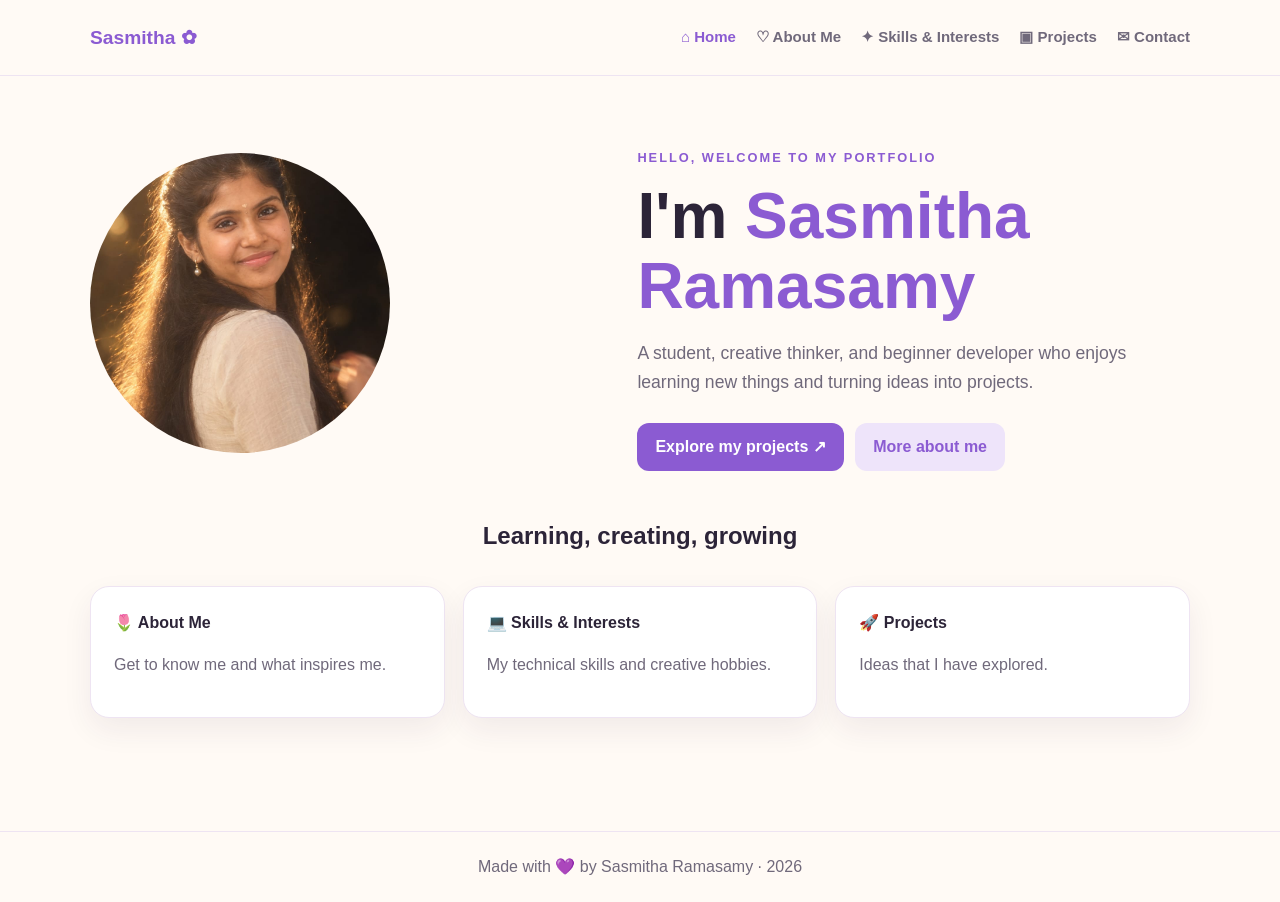
<file: index.html>
<!DOCTYPE html>
<html lang="en">
  <head>
    <meta charset="utf-8">
    <meta name="viewport" content="width=device-width, initial-scale=1">
    <title>Home | Sasmitha Ramasamy</title>
    <link rel="stylesheet" href="./style.css">
  </head>
  <body data-page="home">
    
    <header class="header">
      <div class="nav">
        <a class="brand" href="index.html">Sasmitha ✿</a>
        <button class="menu" aria-expanded="false">☰ Menu</button>
        <nav class="links">
          <a data-page="home" href="index.html">⌂ Home</a>
          <a data-page="about" href="about.html">♡ About Me</a>
          <a data-page="skills" href="skills.html">✦ Skills &amp; Interests</a>
          <a data-page="projects" href="projects.html">▣ Projects</a>
          <a data-page="contact" href="contact.html">✉ Contact</a>
        </nav>
      </div>
    </header>

    <main class="wrap">
      <section class="hero">
        <div class="photo">
          <img src="./my-photo.jpg.jpeg" alt="Sasmitha" class="profile-photo" >
          <small>creative mind · curious heart</small>
        </div>
        <div>
          <p class="eyebrow">HELLO, WELCOME TO MY PORTFOLIO</p>
          <h1>I'm <span>Sasmitha<br>Ramasamy</span></h1>
          <p class="lead">A student, creative thinker, and beginner developer who enjoys learning new things and turning ideas into projects.</p>
          <a class="btn" href="projects.html">Explore my projects ↗</a>
          <a class="btn light" href="about.html">More about me</a>
        </div>
      </section>

      <section>
        <h2 class="center">Learning, creating, growing</h2>
        <div class="grid">
          <a class="card" href="about.html">
            <b>🌷 About Me</b>
            <p>Get to know me and what inspires me.</p>
          </a>
          <a class="card" href="skills.html">
            <b>💻 Skills &amp; Interests</b>
            <p>My technical skills and creative hobbies.</p>
          </a>
          <a class="card" href="projects.html">
            <b>🚀 Projects</b>
            <p>Ideas that I have explored.</p>
          </a>
        </div>
      </section>
    </main>

    <footer>
      Made with 💜 by Sasmitha Ramasamy · <span id="year"></span>
    </footer>

    <script src="./script.js"></script>
  </body>
</html>
</file>
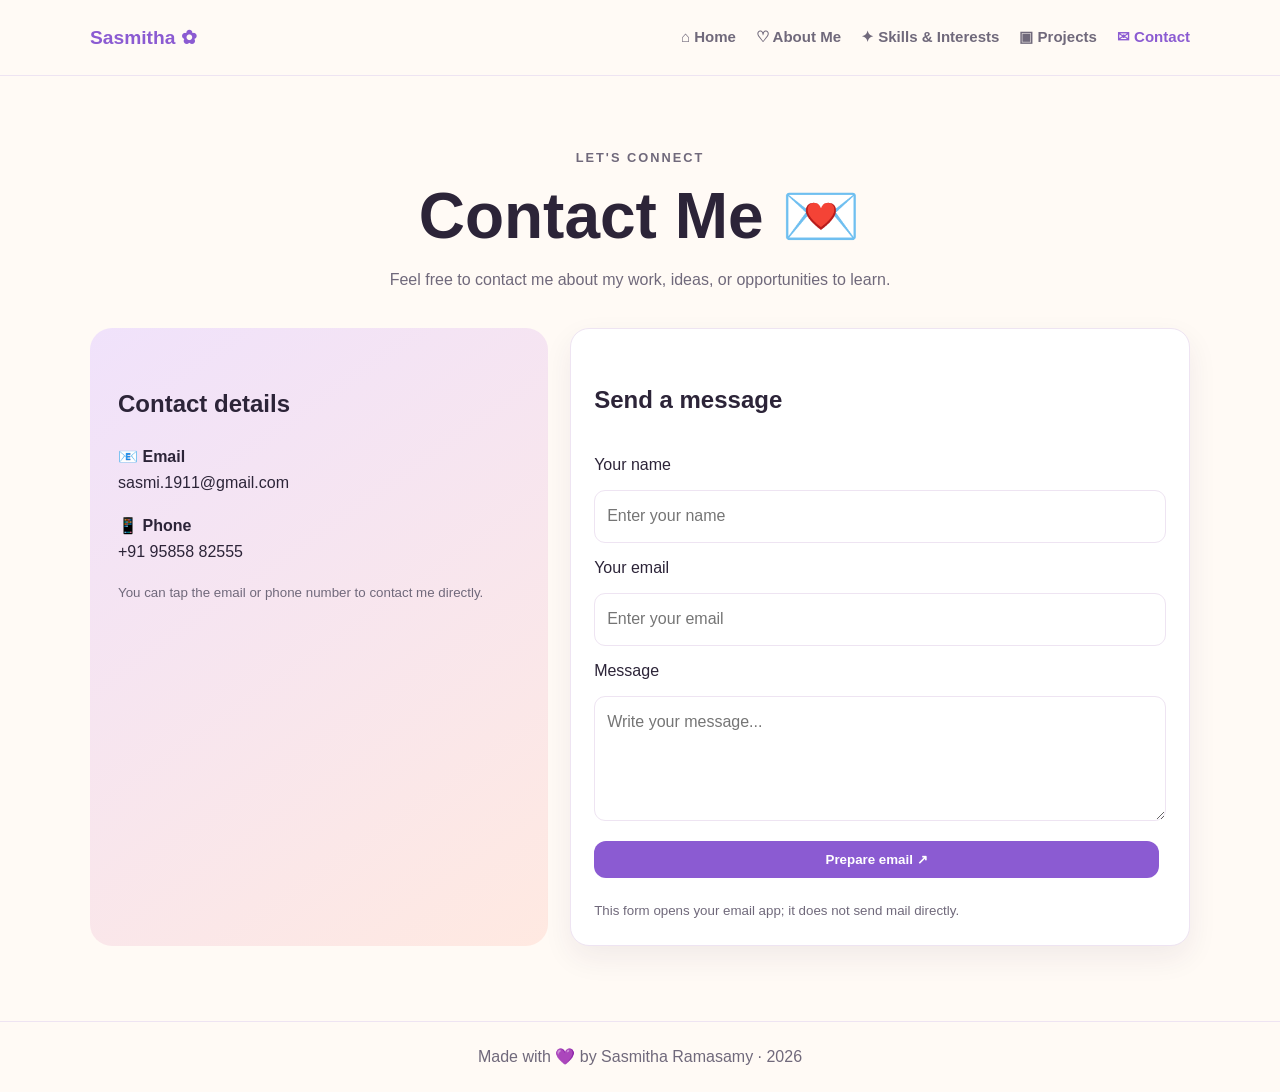
<file: contact.html>
<!doctype html>
<html lang="en">

<head>
  <meta charset="utf-8">
  <meta name="viewport" content="width=device-width,initial-scale=1">
  <title>Contact | Sasmitha Ramasamy</title>
  <link rel="stylesheet" href="./style.css">
</head>

<body data-page="contact">
  <header class="header">
    <div class="nav">
      <a class="brand" href="index.html">Sasmitha ✿</a>
      <button class="menu" aria-expanded="false">☰ Menu</button>
      <nav class="links">
        <a data-page="home" href="index.html">⌂ Home</a>
        <a data-page="about" href="about.html">♡ About Me</a>
        <a data-page="skills" href="skills.html">✦ Skills &amp; Interests</a>
        <a data-page="projects" href="projects.html">▣ Projects</a>
        <a data-page="contact" href="contact.html">✉ Contact</a>
      </nav>
    </div>
  </header>

  <main class="wrap">
    <section class="heading">
      <p class="eyebrow">LET'S CONNECT</p>
      <h1>Contact Me 💌</h1>
      <p>Feel free to contact me about my work, ideas, or opportunities to learn.</p>
    </section>

    <section class="contact">
      <div class="panel">
        <h2>Contact details</h2>
        <p>
          📧 <b>Email</b><br>
          <a href="mailto:sasmi.1911@gmail.com">sasmi.1911@gmail.com</a>
        </p>
        <p>
          📱 <b>Phone</b><br>
          <a href="tel:+919585882555">+91 95858 82555</a>
        </p>
        <small>You can tap the email or phone number to contact me directly.</small>
      </div>

      <form class="card" id="contactForm">
        <h2>Send a message</h2>

        <label for="name">Your name</label>
        <input id="name" required placeholder="Enter your name">

        <label for="email">Your email</label>
        <input id="email" type="email" required placeholder="Enter your email">

        <label for="message">Message</label>
        <textarea id="message" required placeholder="Write your message..."></textarea>

        <button class="btn" type="submit">Prepare email ↗</button>
        <small id="formMessage">This form opens your email app; it does not send mail directly.</small>
      </form>
    </section>
  </main>

  <footer>
    Made with 💜 by Sasmitha Ramasamy · <span id="year"></span>
  </footer>

  <script src="./script.js"></script>
</body>

</html>
</file>
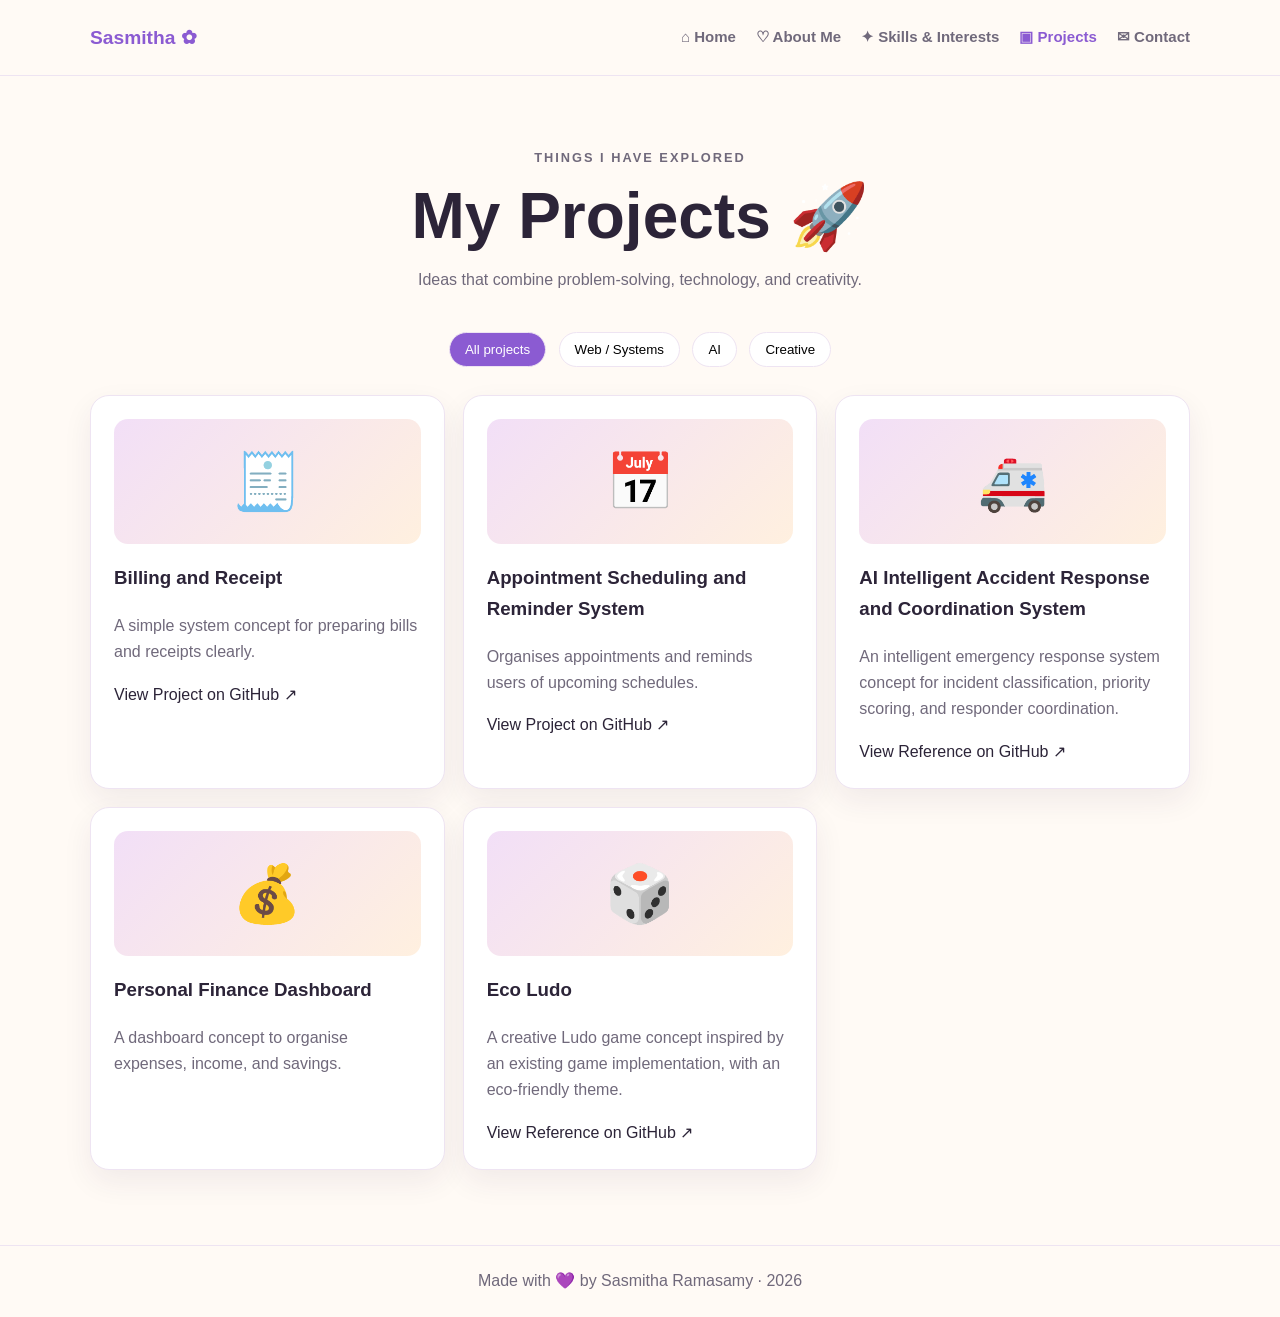
<file: projects.html>
<!doctype html>
<html lang="en">

<head>
  <meta charset="utf-8">
  <meta name="viewport" content="width=device-width, initial-scale=1">
  <title>Projects | Sasmitha Ramasamy</title>
  <link rel="stylesheet" href="./style.css">
</head>

<body data-page="projects">

  <header class="header">
    <div class="nav">
      <a class="brand" href="index.html">Sasmitha ✿</a>

      <button class="menu"
              aria-expanded="false"
              aria-label="Toggle navigation">
        ☰ Menu
      </button>

      <nav class="links">
        <a data-page="home" href="index.html">⌂ Home</a>
        <a data-page="about" href="about.html">♡ About Me</a>
        <a data-page="skills" href="skills.html">✦ Skills &amp; Interests</a>
        <a data-page="projects" href="projects.html">▣ Projects</a>
        <a data-page="contact" href="contact.html">✉ Contact</a>
      </nav>
    </div>
  </header>

  <main class="wrap">

    <section class="heading">
      <p class="eyebrow">THINGS I HAVE EXPLORED</p>
      <h1>My Projects 🚀</h1>
      <p>Ideas that combine problem-solving, technology, and creativity.</p>
    </section>

    <div class="filters">
      <button class="active" data-filter="all">All projects</button>
      <button data-filter="web">Web / Systems</button>
      <button data-filter="ai">AI</button>
      <button data-filter="creative">Creative</button>
    </div>

    <div class="grid projects">

      <!-- Billing and Receipt -->
      <a class="card project"
         data-category="web"
         href="https://github.com/sasmi1911/Billing-and-Receipt"
         target="_blank"
         rel="noopener noreferrer"
         aria-label="View Billing and Receipt on GitHub">

        <div class="project-art">🧾</div>
        <h3>Billing and Receipt</h3>
        <p>A simple system concept for preparing bills and receipts clearly.</p>
        <span class="project-link">View Project on GitHub ↗</span>
      </a>

      <!-- Appointment Scheduling and Reminder System -->
      <a class="card project"
         data-category="web"
         href="https://github.com/sasmi1911/Java-Programming"
         target="_blank"
         rel="noopener noreferrer"
         aria-label="View Appointment Scheduling and Reminder System on GitHub">

        <div class="project-art">📅</div>
        <h3>Appointment Scheduling and Reminder System</h3>
        <p>Organises appointments and reminds users of upcoming schedules.</p>
        <span class="project-link">View Project on GitHub ↗</span>
      </a>

      <!-- AI Intelligent Accident Response System -->
      <a class="card project"
         data-category="ai"
         href="https://github.com/BOT9315/Emergency-response-system"
         target="_blank"
         rel="noopener noreferrer"
         aria-label="View Emergency Response System on GitHub">

        <div class="project-art">🚑</div>
        <h3>AI Intelligent Accident Response and Coordination System</h3>
        <p>
          An intelligent emergency response system concept for
          incident classification, priority scoring, and responder coordination.
        </p>
        <span class="project-link">View Reference on GitHub ↗</span>
      </a>

      <!-- Personal Finance Dashboard -->
      <article class="card project" data-category="web">
        <div class="project-art">💰</div>
        <h3>Personal Finance Dashboard</h3>
        <p>A dashboard concept to organise expenses, income, and savings.</p>
      </article>

      <!-- Eco Ludo -->
      <a class="card project"
         data-category="creative"
         href="https://github.com/Abdirizackmasta/a-ludo-game"
         target="_blank"
         rel="noopener noreferrer"
         aria-label="View Ludo Game reference on GitHub">

        <div class="project-art">🎲</div>
        <h3>Eco Ludo</h3>
        <p>
          A creative Ludo game concept inspired by an existing
          game implementation, with an eco-friendly theme.
        </p>
        <span class="project-link">View Reference on GitHub ↗</span>
      </a>

    </div>
  </main>

  <footer>
    Made with 💜 by Sasmitha Ramasamy · <span id="year"></span>
  </footer>

  <script src="./script.js"></script>
</body>

</html>
</file>
<file: style.css>
/* Eye-Catching Quote Card Styling */
.inspiration-section {
  margin: 2.5rem 0;
  display: flex;
  justify-content: center;
}

.quote-card-banner {
  position: relative;
  width: 100%;
  max-width: 650px;
  padding: 2.5rem 2rem;
  background: linear-gradient(135deg, #fdfbfb 0%, #ebedee 100%),
              linear-gradient(120deg, #e0c3fc 0%, #8ec5fc 100%);
  background-blend-mode: overlay;
  border-radius: 16px;
  border: 1px solid rgba(255, 255, 255, 0.6);
  box-shadow: 0 10px 30px rgba(142, 197, 252, 0.25);
  text-align: center;
  transition: transform 0.3s ease, box-shadow 0.3s ease;
}

.quote-card-banner:hover {
  transform: translateY(-4px);
  box-shadow: 0 15px 35px rgba(142, 197, 252, 0.35);
}

.featured-quote p {
  font-size: 1.25rem;
  font-weight: 600;
  font-style: italic;
  color: #33334e;
  margin: 0 0 0.5rem 0;
  line-height: 1.5;
}

.featured-quote cite {
  font-size: 0.95rem;
  font-weight: 500;
  color: #6b6b80;
  text-transform: uppercase;
  letter-spacing: 1px;
}

.quote-icon {
  font-size: 1.5rem;
  position: absolute;
}

.decorative-left {
  top: 15px;
  left: 20px;
}

.decorative-right {
  bottom: 15px;
  right: 20px;
}

/* General Layout & Global Styles */
* {
  box-sizing: border-box;
}

:root {
  --bg: #fffaf5;
  --ink: #2c2438;
  --muted: #70697b;
  --purple: #8b5bd2;
  --line: #eee4f2;
  --shadow: 0 12px 30px #38204b12;
}

body {
  margin: 0;
  background: var(--bg);
  color: var(--ink);
  font-family: Arial, sans-serif;
  line-height: 1.65;
}

a {
  color: inherit;
  text-decoration: none;
}

/* Header & Navigation */
.header {
  position: sticky;
  top: 0;
  background: #fffaf5ed;
  backdrop-filter: blur(10px);
  border-bottom: 1px solid var(--line);
  z-index: 5;
}

.nav {
  max-width: 1100px;
  width: 92%;
  margin: auto;
  min-height: 75px;
  display: flex;
  align-items: center;
  justify-content: space-between;
  gap: 18px;
}

.brand {
  font-weight: 800;
  color: var(--purple);
  font-size: 1.2rem;
}

.links {
  display: flex;
  gap: 20px;
  align-items: center;
}

.links a {
  font-weight: 700;
  color: var(--muted);
  font-size: 0.94rem;
}

.links a:hover,
.links a.active {
  color: var(--purple);
}

.menu {
  display: none;
}

/* Main Container & Hero */
.wrap {
  max-width: 1100px;
  width: 92%;
  margin: auto;
  min-height: calc(100vh - 145px);
  padding: 58px 0 75px;
}

.hero {
  display: grid;
  grid-template-columns: 1fr 1.1fr;
  gap: 45px;
  align-items: center;
  margin-bottom: 45px;
}

.art {
  min-height: 320px;
  border-radius: 28px;
  background: linear-gradient(145deg, #f2def8, #ffeadb);
  display: flex;
  align-items: center;
  justify-content: center;
  flex-direction: column;
  font-size: 7rem;
  box-shadow: var(--shadow);
}

.art small {
  font-size: 0.9rem;
  color: #7952a6;
  font-weight: bold;
}

.eyebrow {
  font-size: 0.8rem;
  font-weight: 800;
  letter-spacing: 2px;
  color: var(--purple);
}

h1 {
  font-size: clamp(2.3rem, 5vw, 4rem);
  line-height: 1.1;
  margin: 10px 0;
}

h1 span {
  color: var(--purple);
}

h2 {
  margin-top: 28px;
}

.lead {
  font-size: 1.1rem;
  color: var(--muted);
}

.btn {
  display: inline-block;
  border: 0;
  background: var(--purple);
  color: white;
  padding: 11px 18px;
  border-radius: 12px;
  font-weight: 700;
  margin: 8px 7px 0 0;
  cursor: pointer;
}

.btn.light {
  background: #eee4fa;
  color: var(--purple);
}

.heading {
  text-align: center;
  margin-bottom: 35px;
}

.heading p {
  color: var(--muted);
}

.center {
  text-align: center;
  margin: 30px 0;
}

/* Cards & Grid Systems */
.grid {
  display: grid;
  grid-template-columns: repeat(3, 1fr);
  gap: 18px;
}

.card {
  display: block;
  background: #fff;
  border: 1px solid var(--line);
  border-radius: 19px;
  padding: 23px;
  box-shadow: var(--shadow);
}

.card p,
small {
  color: var(--muted);
}

.skills {
  grid-template-columns: repeat(3, 1fr);
}

.hobbies {
  grid-template-columns: repeat(4, 1fr);
}

.space {
  margin-top: 22px;
}

.project-art {
  height: 125px;
  border-radius: 14px;
  background: linear-gradient(135deg, #f2dff7, #fff0df);
  display: grid;
  place-items: center;
  font-size: 3.5rem;
  margin-bottom: 12px;
}

/* Filters Component */
.filters {
  text-align: center;
  margin-bottom: 24px;
}

.filters button {
  border: 1px solid var(--line);
  background: white;
  border-radius: 30px;
  padding: 9px 15px;
  margin: 4px;
  cursor: pointer;
}

.filters button.active {
  background: var(--purple);
  color: white;
}

/* Contact Section & Form */
.contact {
  display: grid;
  grid-template-columns: 0.85fr 1.15fr;
  gap: 22px;
}

.panel {
  padding: 28px;
  border-radius: 22px;
  background: linear-gradient(145deg, #f0e2fb, #ffe9e1);
  overflow-wrap: anywhere;
}

.contact form {
  display: grid;
  gap: 12px;
}

.contact input,
.contact textarea {
  width: 100%;
  font: inherit;
  padding: 12px;
  border: 1px solid var(--line);
  border-radius: 11px;
}

.contact textarea {
  min-height: 125px;
}

.contact small {
  display: block;
  margin-top: 10px;
}

/* Footer & Utilities */
footer {
  text-align: center;
  border-top: 1px solid var(--line);
  padding: 22px;
  color: var(--muted);
}

[hidden] {
  display: none !important;
}

/* Responsive Media Queries */
@media (max-width: 760px) {
  .nav {
    flex-wrap: wrap;
    padding: 12px 0;
  }

  .menu {
    display: block;
    border: 0;
    background: var(--purple);
    color: white;
    padding: 9px 12px;
    border-radius: 10px;
  }

  .links {
    display: none;
    width: 100%;
    flex-direction: column;
    align-items: flex-start;
    padding: 8px 0 15px;
  }

  .links.open {
    display: flex;
  }

  .hero,
  .contact {
    grid-template-columns: 1fr;
  }

  .art {
    min-height: 240px;
    font-size: 5.5rem;
  }

  .grid,
  .skills {
    grid-template-columns: repeat(2, 1fr);
  }

  .hobbies {
    grid-template-columns: repeat(2, 1fr);
  }

  .wrap {
    padding-top: 38px;
  }
}

@media (max-width: 450px) {
  .grid,
  .skills {
    grid-template-columns: 1fr;
  }
}
.photo {
    width: 300px;
    height: 300px;
    overflow: hidden;
    border-radius: 50%;
}

.profile-photo {
    width: 100%;
    height: 100%;
    object-fit: cover;
    display: block;
}
</file>
